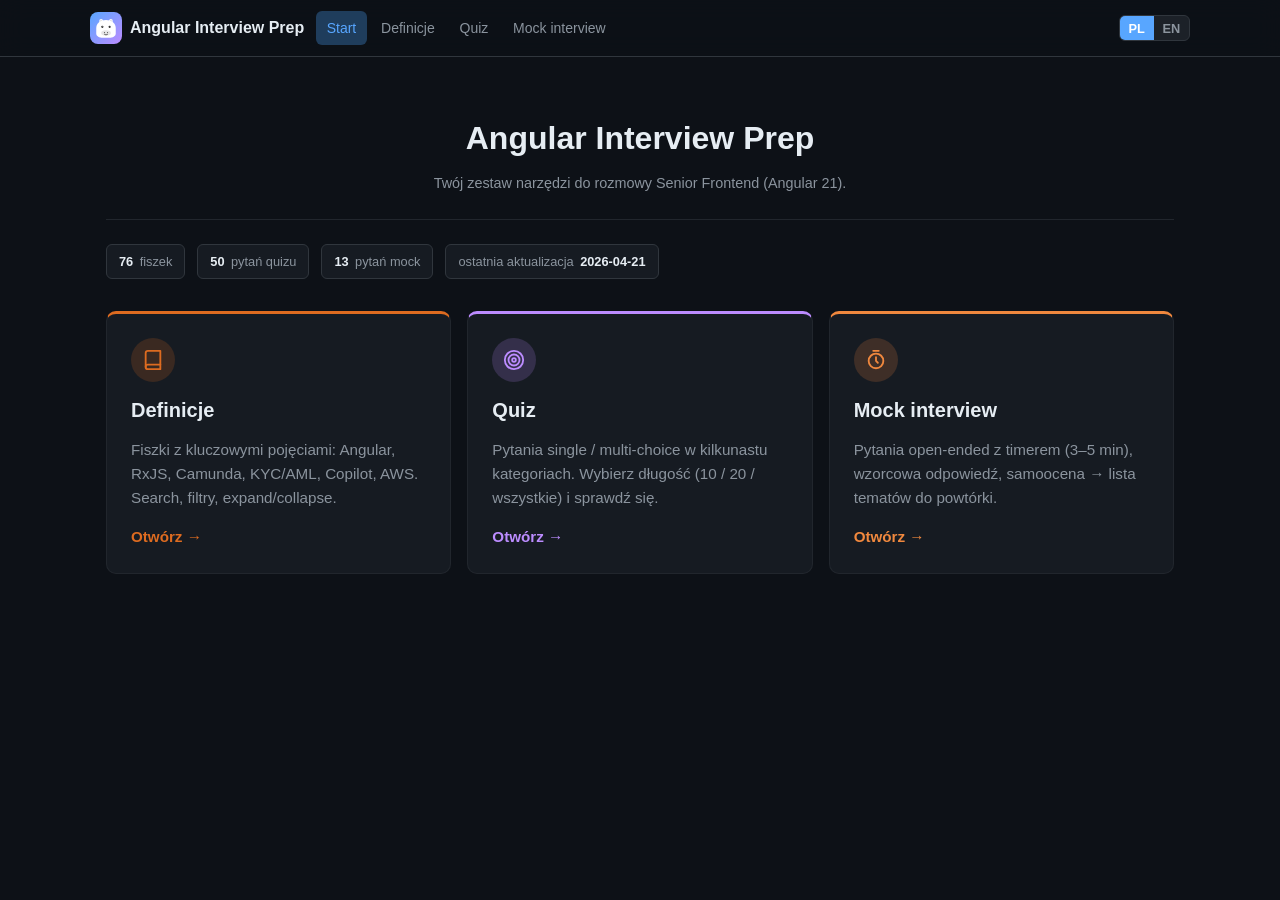
<file: index.html>
<!DOCTYPE html>
<html lang="pl">
<head>
  <meta charset="UTF-8">
  <meta name="viewport" content="width=device-width, initial-scale=1.0">
  <title>Angular Interview Prep</title>
  <meta name="description" content="Zestaw narzędzi przygotowujących do rozmowy kwalifikacyjnej na stanowisko Senior Frontend (Angular 21): definicje, quiz, mock interview.">
  <link rel="stylesheet" href="css/style.css">
</head>
<body>
  <header class="header">
    <div class="header-inner">
      <a href="index.html" class="logo" aria-label="Angular Interview Prep">
        <div class="logo-icon" aria-hidden="true"></div>
        <span>Angular Interview Prep</span>
      </a>
      <nav class="nav" aria-label="Główna nawigacja">
        <a href="index.html" class="nav-link active" data-i18n="nav.home" aria-current="page">Start</a>
        <a href="definitions.html" class="nav-link" data-i18n="nav.definitions">Definicje</a>
        <a href="quiz.html" class="nav-link" data-i18n="nav.quiz">Quiz</a>
        <a href="mock.html" class="nav-link" data-i18n="nav.mock">Mock interview</a>
      </nav>
      <div class="header-actions">
        <div class="lang-toggle" role="group" aria-label="Język / Language">
          <button class="lang-btn active" data-lang="pl" type="button">PL</button>
          <button class="lang-btn" data-lang="en" type="button">EN</button>
        </div>
      </div>
    </div>
  </header>

  <main class="main">
    <section class="hero">
      <h1 data-i18n="home.title">Angular Interview Prep</h1>
      <p class="hero-subtitle" data-i18n="home.subtitle">
        Twój zestaw narzędzi do rozmowy Senior Frontend (Angular 21).
      </p>
    </section>

    <div class="stats-row" aria-label="Statystyki">
      <div class="stat-chip">
        <strong>76</strong>
        <span data-i18n="home.stats.flash">fiszek</span>
      </div>
      <div class="stat-chip">
        <strong>50</strong>
        <span data-i18n="home.stats.quiz">pytań quizu</span>
      </div>
      <div class="stat-chip">
        <strong>13</strong>
        <span data-i18n="home.stats.mock">pytań mock</span>
      </div>
      <div class="stat-chip">
        <span data-i18n="home.updated">ostatnia aktualizacja</span>
        <strong>2026-04-21</strong>
      </div>
    </div>

    <div class="home-cards">
      <a class="home-card" href="definitions.html" style="--card-color: var(--cat-angular);">
        <div class="home-card-icon" aria-hidden="true">
          <svg width="22" height="22" viewBox="0 0 24 24" fill="none"
               stroke="currentColor" stroke-width="2" stroke-linecap="round" stroke-linejoin="round">
            <path d="M4 19.5A2.5 2.5 0 0 1 6.5 17H20"></path>
            <path d="M6.5 2H20v20H6.5A2.5 2.5 0 0 1 4 19.5v-15A2.5 2.5 0 0 1 6.5 2z"></path>
          </svg>
        </div>
        <h2 data-i18n="home.card.defs.title">Definicje</h2>
        <p data-i18n="home.card.defs.desc">
          Fiszki z kluczowymi pojęciami: Angular, RxJS, Camunda, KYC/AML, Copilot, AWS. Search, filtry, expand/collapse.
        </p>
        <span class="home-card-cta">
          <span data-i18n="home.card.cta">Otwórz</span> →
        </span>
      </a>

      <a class="home-card" href="quiz.html" style="--card-color: var(--cat-rxjs);">
        <div class="home-card-icon" aria-hidden="true">
          <svg width="22" height="22" viewBox="0 0 24 24" fill="none"
               stroke="currentColor" stroke-width="2" stroke-linecap="round" stroke-linejoin="round">
            <circle cx="12" cy="12" r="10"></circle>
            <circle cx="12" cy="12" r="6"></circle>
            <circle cx="12" cy="12" r="2"></circle>
          </svg>
        </div>
        <h2 data-i18n="home.card.quiz.title">Quiz</h2>
        <p data-i18n="home.card.quiz.desc">
          Pytania single / multi-choice w kilkunastu kategoriach. Wybierz długość (10 / 20 / wszystkie) i sprawdź się.
        </p>
        <span class="home-card-cta">
          <span data-i18n="home.card.cta">Otwórz</span> →
        </span>
      </a>

      <a class="home-card" href="mock.html" style="--card-color: var(--cat-domain);">
        <div class="home-card-icon" aria-hidden="true">
          <svg width="22" height="22" viewBox="0 0 24 24" fill="none"
               stroke="currentColor" stroke-width="2" stroke-linecap="round" stroke-linejoin="round">
            <circle cx="12" cy="13" r="8"></circle>
            <path d="M12 9v4l2 2"></path>
            <path d="M9 2h6"></path>
          </svg>
        </div>
        <h2 data-i18n="home.card.mock.title">Mock interview</h2>
        <p data-i18n="home.card.mock.desc">
          Pytania open-ended z timerem (3–5 min), wzorcowa odpowiedź, samoocena → lista tematów do powtórki.
        </p>
        <span class="home-card-cta">
          <span data-i18n="home.card.cta">Otwórz</span> →
        </span>
      </a>
    </div>
  </main>

  <script src="js/i18n.js"></script>
  <script>
    (function () {
      'use strict';
      if (!window.I18N) return;
      I18N.init();
      I18N.apply();
      I18N.bindToggle();
      I18N.onChange(() => I18N.apply());
    })();
  </script>
</body>
</html>
</file>
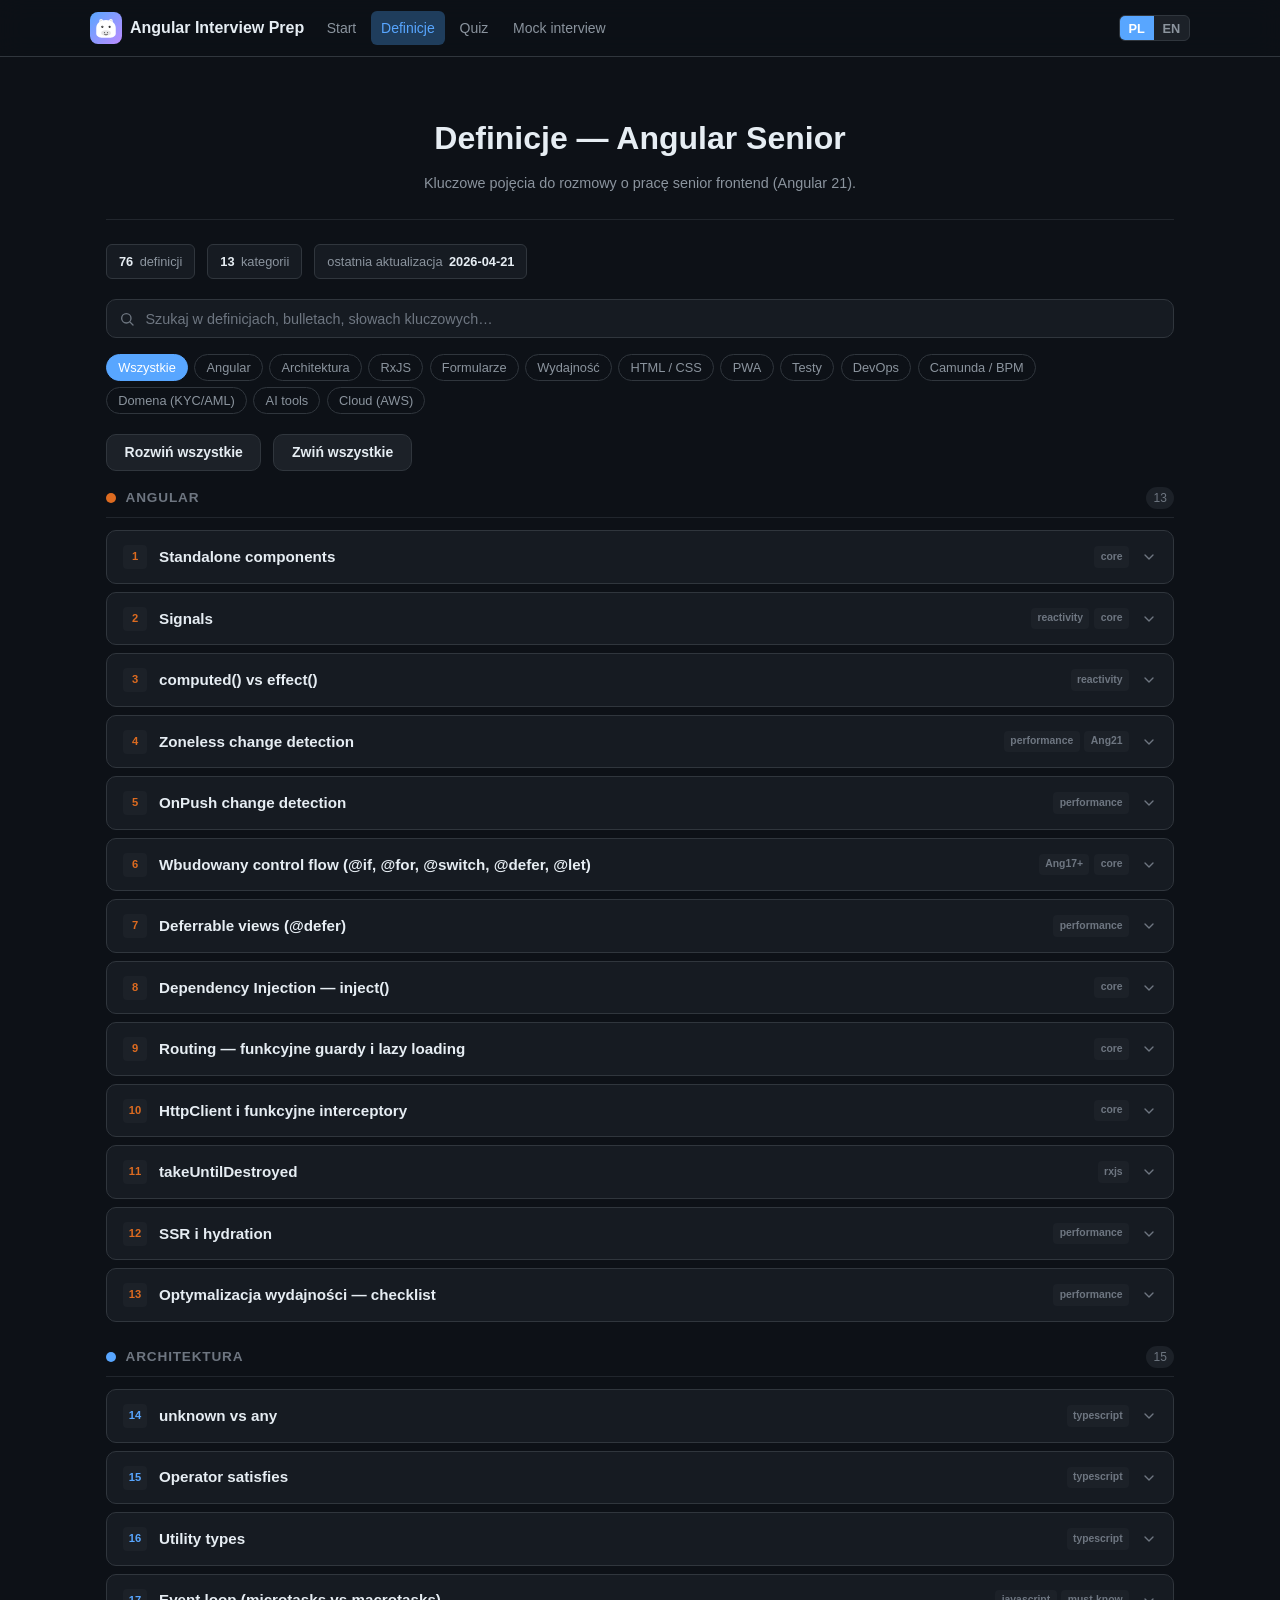
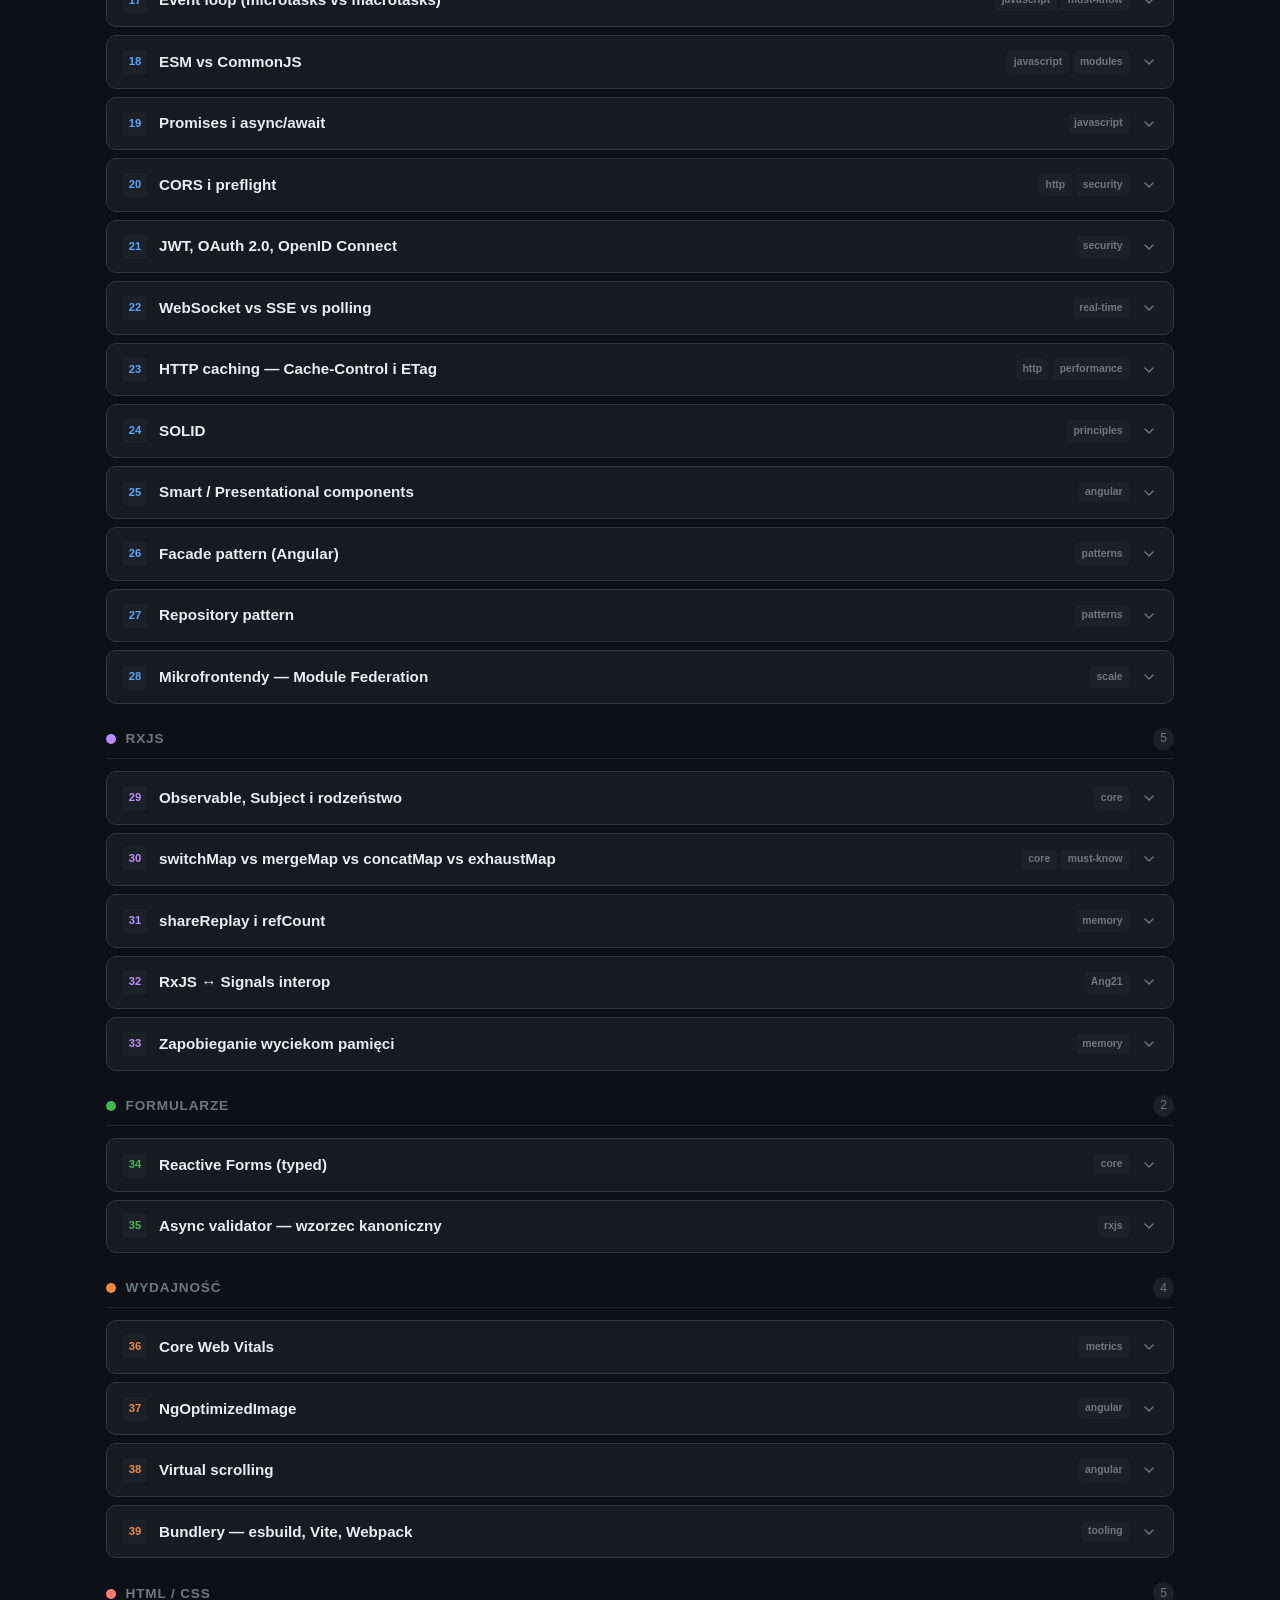
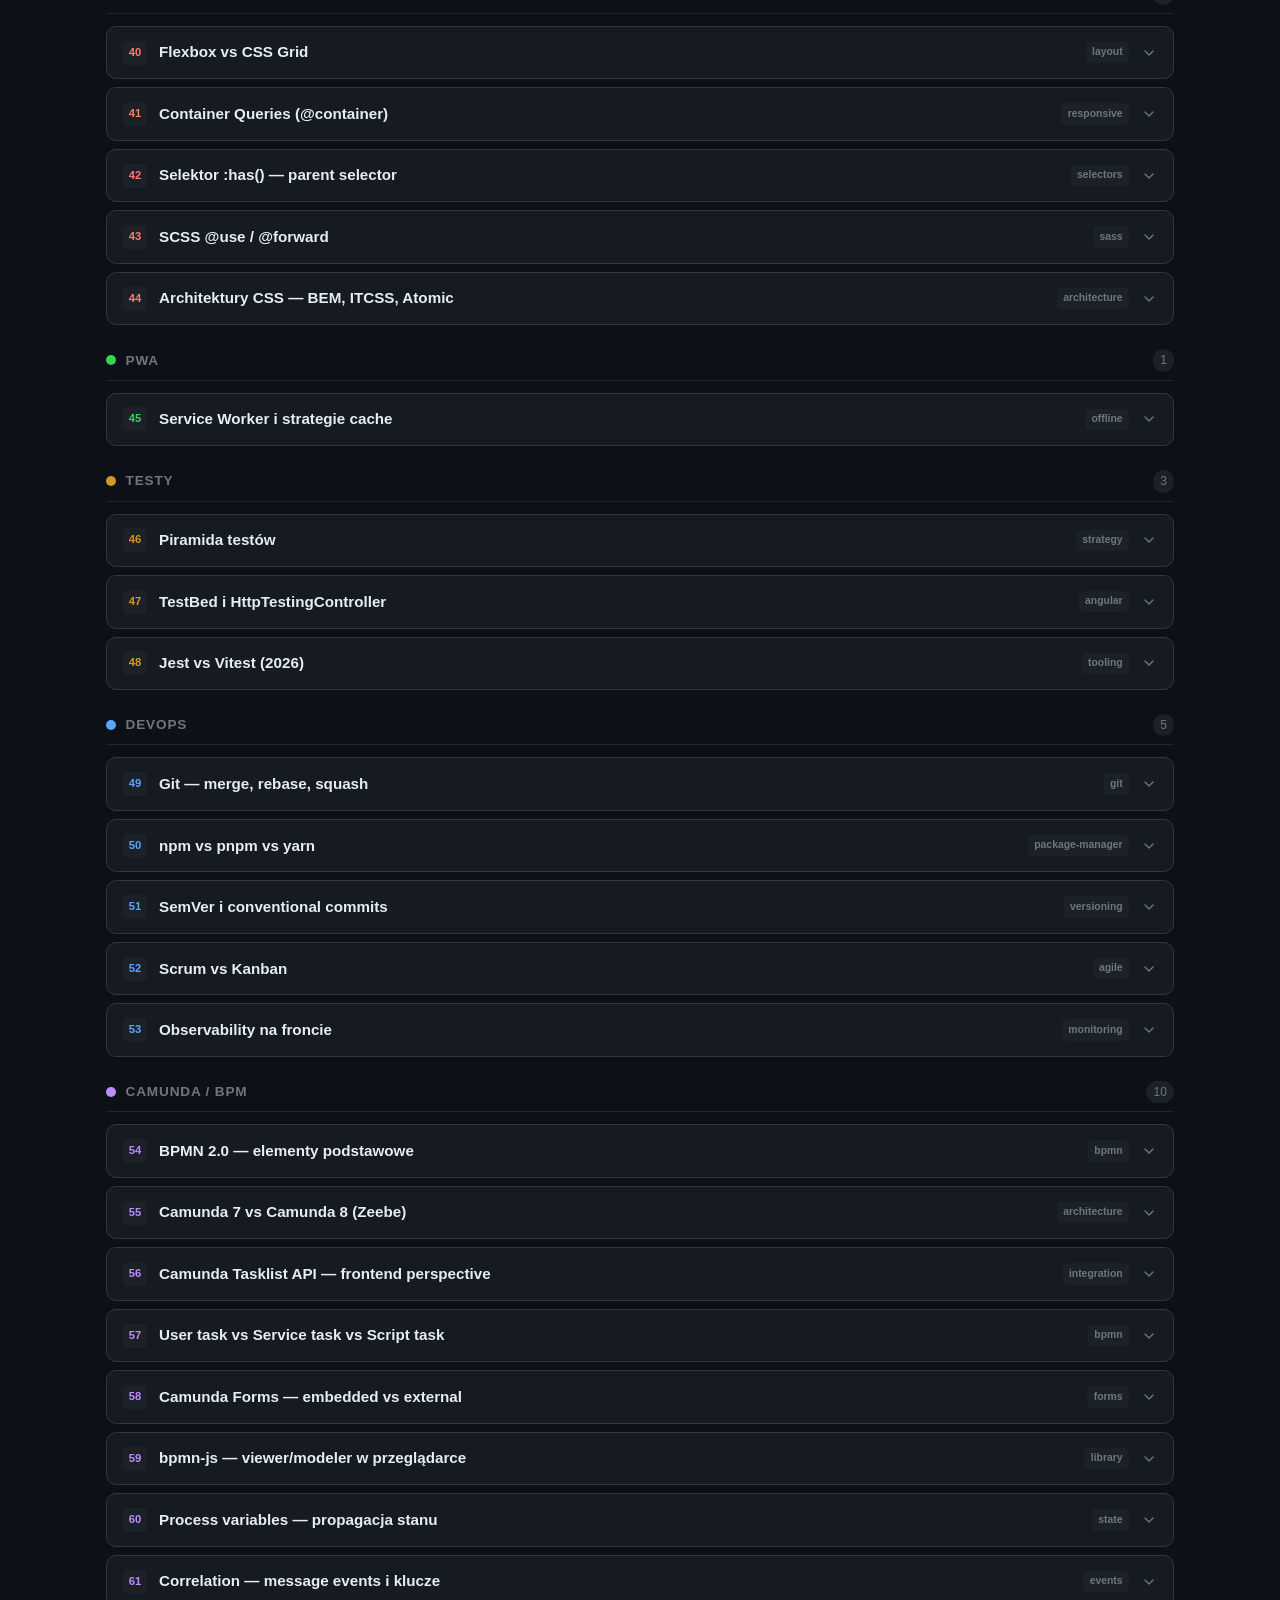
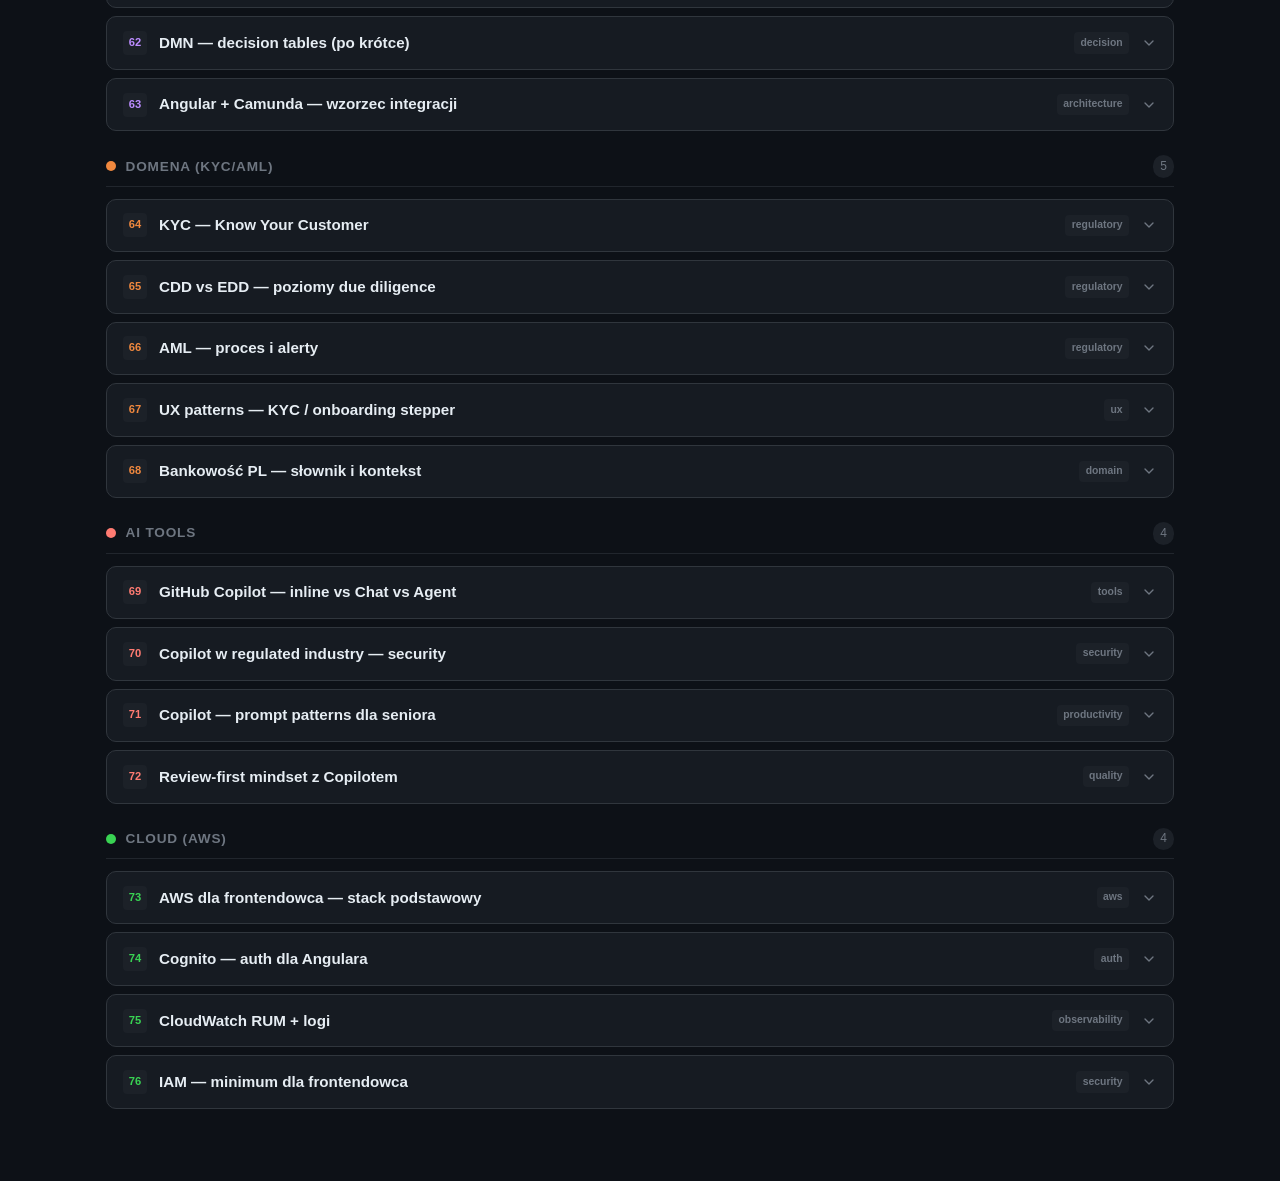
<file: definitions.html>
<!DOCTYPE html>
<html lang="pl">
<head>
  <meta charset="UTF-8">
  <meta name="viewport" content="width=device-width, initial-scale=1.0">
  <title>Definicje — Angular Interview Prep</title>
  <meta name="description" content="Fiszki z definicjami do rozmowy kwalifikacyjnej na stanowisko Senior Frontend (Angular 21).">
  <link rel="stylesheet" href="css/style.css">
</head>
<body>
  <header class="header">
    <div class="header-inner">
      <a href="index.html" class="logo" aria-label="Angular Interview Prep">
        <div class="logo-icon" aria-hidden="true"></div>
        <span>Angular Interview Prep</span>
      </a>
      <nav class="nav" aria-label="Główna nawigacja">
        <a href="index.html" class="nav-link" data-i18n="nav.home">Start</a>
        <a href="definitions.html" class="nav-link active" data-i18n="nav.definitions" aria-current="page">Definicje</a>
        <a href="quiz.html" class="nav-link" data-i18n="nav.quiz">Quiz</a>
        <a href="mock.html" class="nav-link" data-i18n="nav.mock">Mock interview</a>
      </nav>
      <div class="header-actions">
        <div class="lang-toggle" role="group" aria-label="Język / Language">
          <button class="lang-btn active" data-lang="pl" type="button">PL</button>
          <button class="lang-btn" data-lang="en" type="button">EN</button>
        </div>
      </div>
    </div>
  </header>

  <main class="main">
    <section class="hero">
      <h1 data-i18n="defs.title">Definicje — Angular Senior</h1>
      <p class="hero-subtitle" data-i18n="defs.subtitle">
        Kluczowe pojęcia do rozmowy o pracę senior frontend (Angular 21).
      </p>
    </section>

    <div class="stats-row" aria-label="Statystyki">
      <div class="stat-chip">
        <strong id="stat-total">0</strong>
        <span data-i18n="defs.stats.total">definicji</span>
      </div>
      <div class="stat-chip">
        <strong id="stat-cats">0</strong>
        <span data-i18n="defs.stats.cats">kategorii</span>
      </div>
      <div class="stat-chip">
        <span data-i18n="defs.stats.updated">ostatnia aktualizacja</span>
        <strong>2026-04-21</strong>
      </div>
    </div>

    <div class="search-bar">
      <svg class="search-icon" width="16" height="16" viewBox="0 0 24 24" fill="none"
           stroke="currentColor" stroke-width="2" stroke-linecap="round" stroke-linejoin="round" aria-hidden="true">
        <circle cx="11" cy="11" r="7"></circle>
        <line x1="21" y1="21" x2="16.65" y2="16.65"></line>
      </svg>
      <input type="search" id="search-input" autocomplete="off"
             data-i18n-placeholder="defs.search"
             placeholder="Szukaj w definicjach, bulletach, słowach kluczowych…"
             aria-label="Search">
    </div>

    <div class="cat-filters" id="cat-filters" role="group" aria-label="Filtr kategorii"></div>

    <div class="results-actions" style="justify-content: flex-start; margin-bottom: 1rem;">
      <button class="btn btn-secondary" id="expand-all-btn" type="button" data-i18n="defs.expandAll">Rozwiń wszystkie</button>
      <button class="btn btn-secondary" id="collapse-all-btn" type="button" data-i18n="defs.collapseAll">Zwiń wszystkie</button>
    </div>

    <div id="sections-container"></div>

    <div class="empty-state hidden" id="empty-state">
      <svg width="48" height="48" viewBox="0 0 24 24" fill="none"
           stroke="currentColor" stroke-width="1.5" stroke-linecap="round" stroke-linejoin="round" aria-hidden="true">
        <circle cx="11" cy="11" r="7"></circle>
        <line x1="21" y1="21" x2="16.65" y2="16.65"></line>
      </svg>
      <p data-i18n="defs.empty">Brak wyników. Spróbuj innego zapytania lub kategorii.</p>
    </div>
  </main>

  <script src="js/i18n.js"></script>
  <script src="js/definitions-data.js"></script>
  <script src="js/definitions.js"></script>
</body>
</html>
</file>
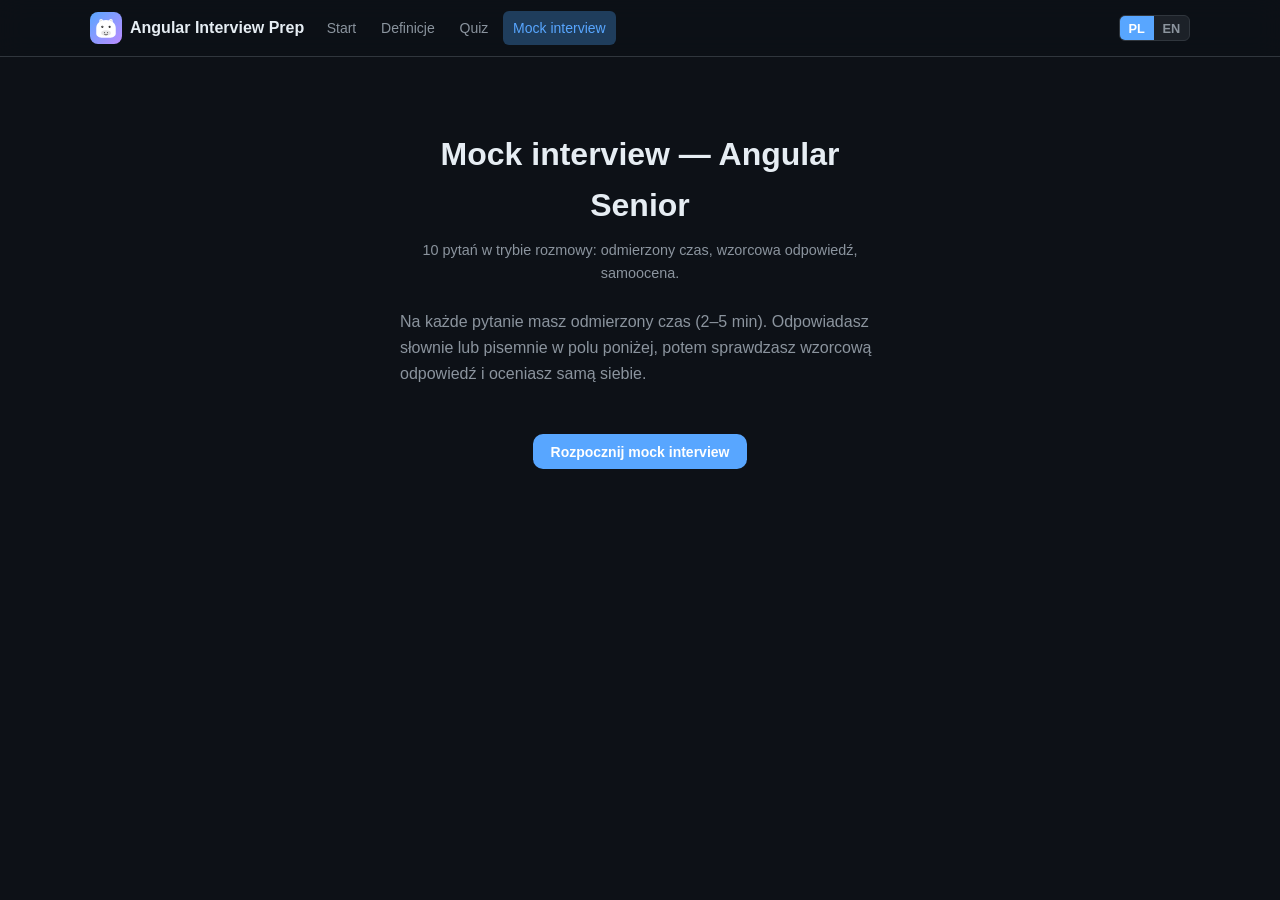
<file: mock.html>
<!DOCTYPE html>
<html lang="pl">
<head>
  <meta charset="UTF-8">
  <meta name="viewport" content="width=device-width, initial-scale=1.0">
  <title>Mock interview — Angular Interview Prep</title>
  <meta name="description" content="Symulacja rozmowy kwalifikacyjnej Senior Frontend (Angular 21) — 10 pytań na czas, wzorcowe odpowiedzi, samoocena.">
  <link rel="stylesheet" href="css/style.css">
</head>
<body>
  <header class="header">
    <div class="header-inner">
      <a href="index.html" class="logo" aria-label="Angular Interview Prep">
        <div class="logo-icon" aria-hidden="true"></div>
        <span>Angular Interview Prep</span>
      </a>
      <nav class="nav" aria-label="Główna nawigacja">
        <a href="index.html" class="nav-link" data-i18n="nav.home">Start</a>
        <a href="definitions.html" class="nav-link" data-i18n="nav.definitions">Definicje</a>
        <a href="quiz.html" class="nav-link" data-i18n="nav.quiz">Quiz</a>
        <a href="mock.html" class="nav-link active" data-i18n="nav.mock" aria-current="page">Mock interview</a>
      </nav>
      <div class="header-actions">
        <div class="lang-toggle" role="group" aria-label="Język / Language">
          <button class="lang-btn active" data-lang="pl" type="button">PL</button>
          <button class="lang-btn" data-lang="en" type="button">EN</button>
        </div>
      </div>
    </div>
  </header>

  <main class="main">
    <!-- ── START ────────────────────────────────────────── -->
    <section id="start-screen" class="quiz-start" aria-labelledby="start-title">
      <h1 id="start-title" data-i18n="mock.title">Mock interview — Angular Senior</h1>
      <p class="hero-subtitle" data-i18n="mock.subtitle">
        10 pytań w trybie rozmowy: odmierzony czas, wzorcowa odpowiedź, samoocena.
      </p>
      <p style="margin-top: 1rem; text-align: left; max-width: 560px; margin-left: auto; margin-right: auto;"
         data-i18n="mock.intro">
        Na każde pytanie masz odmierzony czas (2–5 min). Odpowiadasz słownie lub pisemnie w polu poniżej, potem sprawdzasz wzorcową odpowiedź i oceniasz samą siebie.
      </p>
      <button class="btn btn-primary" id="start-btn" type="button" data-i18n="mock.start"
              style="margin-top: 1.5rem;">
        Rozpocznij mock interview
      </button>
    </section>

    <!-- ── PYTANIE ──────────────────────────────────────── -->
    <section id="question-screen" class="hidden" aria-live="polite">
      <div class="quiz-status">
        <span><span id="current-q">1</span> / <span id="total-q">10</span></span>
        <span>
          <span data-i18n="mock.time">Pozostały czas</span>:
          <span id="timer-display" class="mock-timer">0:00</span>
        </span>
      </div>
      <div class="quiz-progress-bar" aria-hidden="true">
        <div class="quiz-progress-fill" id="timer-fill" style="width: 100%"></div>
      </div>

      <div id="question-container"></div>
    </section>

    <!-- ── WYNIK ────────────────────────────────────────── -->
    <section id="result-screen" class="hidden" aria-labelledby="result-title">
      <div class="results-card">
        <h2 id="result-title" data-i18n="mock.result.title">Wynik mock interview</h2>
        <div id="result-body"></div>
        <div class="results-actions" style="margin-top: 1.5rem;">
          <button class="btn btn-primary" id="restart-btn" type="button" data-i18n="mock.restart">Jeszcze raz</button>
        </div>
      </div>
    </section>
  </main>

  <script src="js/i18n.js"></script>
  <script src="js/mock-data.js"></script>
  <script src="js/mock.js"></script>
</body>
</html>
</file>
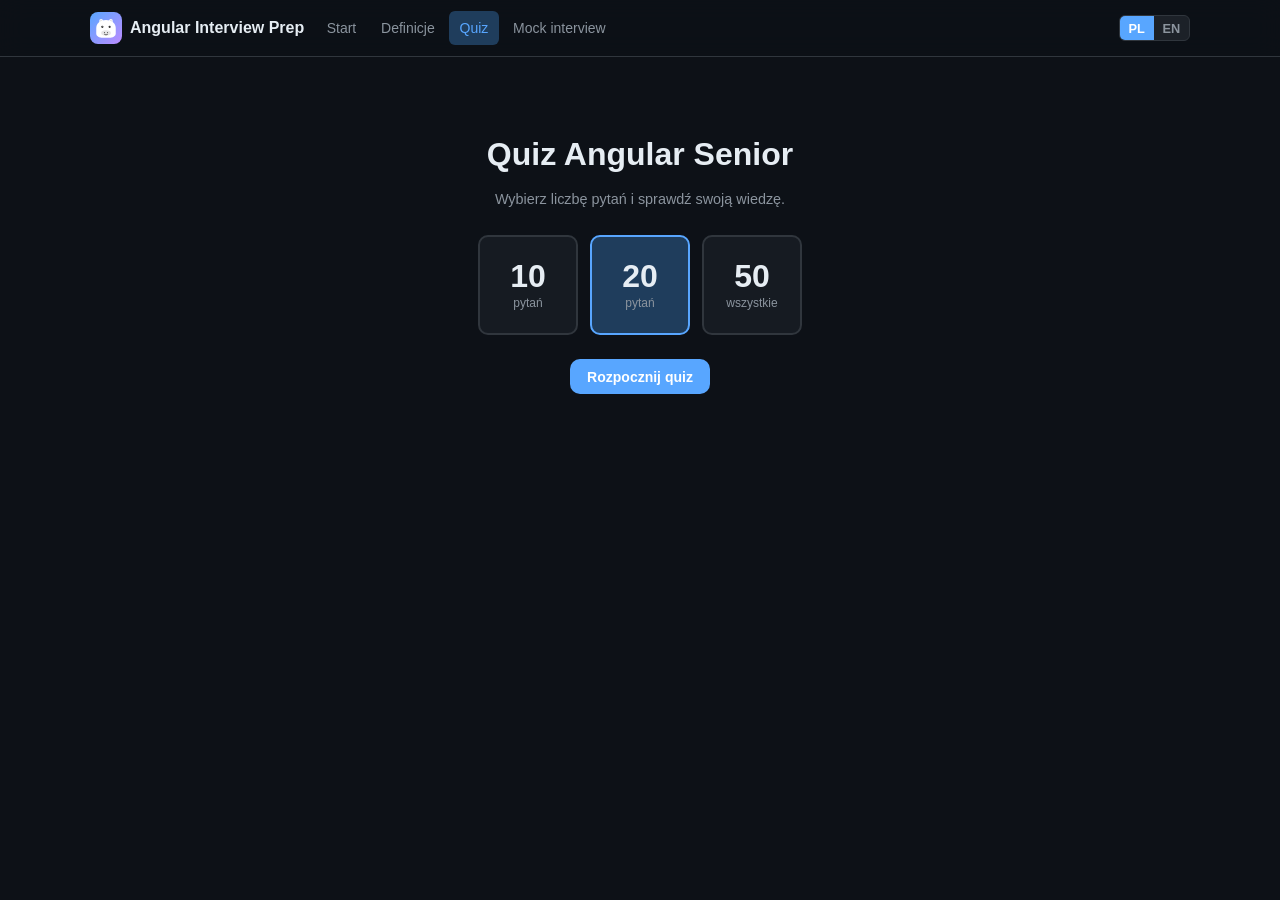
<file: quiz.html>
<!DOCTYPE html>
<html lang="pl">
<head>
  <meta charset="UTF-8">
  <meta name="viewport" content="width=device-width, initial-scale=1.0">
  <title>Quiz — Angular Interview Prep</title>
  <meta name="description" content="Quiz przygotowujący do rozmowy kwalifikacyjnej na stanowisko Senior Frontend (Angular 21).">
  <link rel="stylesheet" href="css/style.css">
</head>
<body>
  <header class="header">
    <div class="header-inner">
      <a href="index.html" class="logo" aria-label="Angular Interview Prep">
        <div class="logo-icon" aria-hidden="true"></div>
        <span>Angular Interview Prep</span>
      </a>
      <nav class="nav" aria-label="Główna nawigacja">
        <a href="index.html" class="nav-link" data-i18n="nav.home">Start</a>
        <a href="definitions.html" class="nav-link" data-i18n="nav.definitions">Definicje</a>
        <a href="quiz.html" class="nav-link active" data-i18n="nav.quiz" aria-current="page">Quiz</a>
        <a href="mock.html" class="nav-link" data-i18n="nav.mock">Mock interview</a>
      </nav>
      <div class="header-actions">
        <div class="lang-toggle" role="group" aria-label="Język / Language">
          <button class="lang-btn active" data-lang="pl" type="button">PL</button>
          <button class="lang-btn" data-lang="en" type="button">EN</button>
        </div>
      </div>
    </div>
  </header>

  <main class="main">
    <!-- ── EKRAN STARTOWY ─────────────────────────────────── -->
    <section id="start-screen" class="quiz-start" aria-labelledby="start-title">
      <h1 id="start-title" data-i18n="quiz.title">Quiz Angular Senior</h1>
      <p class="hero-subtitle" data-i18n="quiz.subtitle">Wybierz liczbę pytań i sprawdź swoją wiedzę.</p>

      <div class="count-options" role="group" aria-label="Liczba pytań">
        <button class="count-btn" data-count="10" type="button">
          <span class="count-num">10</span>
          <span class="count-label" data-i18n="quiz.questions">pytań</span>
        </button>
        <button class="count-btn selected" data-count="20" type="button">
          <span class="count-num">20</span>
          <span class="count-label" data-i18n="quiz.questions">pytań</span>
        </button>
        <button class="count-btn" data-count="all" type="button">
          <span class="count-num" data-total-count>40</span>
          <span class="count-label" data-i18n="quiz.all">wszystkie</span>
        </button>
      </div>

      <button class="btn btn-primary" id="start-quiz-btn" type="button" data-i18n="quiz.start">
        Rozpocznij quiz
      </button>
    </section>

    <!-- ── EKRAN QUIZU ────────────────────────────────────── -->
    <section id="quiz-screen" class="hidden" aria-live="polite">
      <div class="quiz-status">
        <span><span id="current-q">1</span> / <span id="total-q">20</span></span>
        <span><span data-i18n="quiz.score">Wynik</span>: <span id="live-score">0</span></span>
      </div>
      <div class="quiz-progress-bar" aria-hidden="true">
        <div class="quiz-progress-fill" id="progress-fill" style="width: 0%"></div>
      </div>

      <div id="question-container"></div>
    </section>

    <!-- ── EKRAN WYNIKÓW ──────────────────────────────────── -->
    <section id="results-screen" class="hidden" aria-labelledby="result-title">
      <div class="results-card">
        <div class="score-circle" id="score-circle" aria-live="polite">
          <span class="score-pct" id="score-pct">0%</span>
          <span class="score-label" data-i18n="quiz.scoreLabel">Wynik</span>
        </div>

        <h2 id="result-title">0 / 0</h2>
        <p id="result-message">&nbsp;</p>

        <div class="results-details">
          <div class="result-stat">
            <span class="result-stat-num" id="correct-count" style="color: var(--success);">0</span>
            <span class="result-stat-label" data-i18n="quiz.correct">poprawnych</span>
          </div>
          <div class="result-stat">
            <span class="result-stat-num" id="wrong-count" style="color: var(--error);">0</span>
            <span class="result-stat-label" data-i18n="quiz.wrong">błędnych</span>
          </div>
          <div class="result-stat">
            <span class="result-stat-num" id="total-count">0</span>
            <span class="result-stat-label" data-i18n="quiz.total">wszystkich</span>
          </div>
        </div>

        <div class="results-actions">
          <button class="btn btn-primary" id="restart-btn" type="button" data-i18n="quiz.restart">Jeszcze raz</button>
          <button class="btn btn-secondary" id="review-btn" type="button" data-i18n="quiz.review">Przejrzyj błędy</button>
        </div>

        <div id="wrong-topics-list" class="wrong-topics"></div>
      </div>
    </section>
  </main>

  <script src="js/i18n.js"></script>
  <script src="js/quiz-data.js"></script>
  <script src="js/quiz.js"></script>
</body>
</html>
</file>
<file: css/style.css>
/* =========================================================
   Angular Interview Prep - Dark Mode Design System
   ========================================================= */

:root {
  --bg-base:       #0d1117;
  --bg-surface:    #161b22;
  --bg-elevated:   #1c2128;
  --bg-hover:      #21262d;
  --border:        #30363d;
  --border-light:  #21262d;
  --text-primary:  #e6edf3;
  --text-secondary:#8b949e;
  --text-muted:    #6e7681;
  --accent:        #58a6ff;
  --accent-dim:    #1f3d5c;
  --success:       #3fb950;
  --success-dim:   #1a3326;
  --error:         #f85149;
  --error-dim:     #3d1a1a;
  --warning:       #d29922;
  --warning-dim:   #3d2e00;
  --purple:        #bc8cff;
  --purple-dim:    #2d1f4a;
  --teal:          #39d353;
  --orange:        #f0883e;
  --orange-dim:    #3d2200;
  --pink:          #ff7b72;

  /* Category colours */
  --cat-architecture: #58a6ff;
  --cat-angular:      #dd6b20;
  --cat-rxjs:         #bc8cff;
  --cat-forms:        #3fb950;
  --cat-performance:  #f0883e;
  --cat-css:          #ff7b72;
  --cat-pwa:          #39d353;
  --cat-testing:      #d29922;
  --cat-devops:       #58a6ff;
  --cat-camunda:      #bc8cff;
  --cat-domain:       #f0883e;
  --cat-ai-tools:     #ff7b72;
  --cat-cloud:        #39d353;
  --cat-typescript:   #58a6ff;
  --cat-behavioral:   #8b949e;
  --cat-system-design:#d29922;

  --radius-sm: 6px;
  --radius:    10px;
  --radius-lg: 14px;
  --shadow:    0 4px 24px rgba(0,0,0,.4);
  --transition: .18s ease;
}

*, *::before, *::after { box-sizing: border-box; margin: 0; padding: 0; }

html { scroll-behavior: smooth; font-size: 16px; }

body {
  font-family: -apple-system, BlinkMacSystemFont, 'Segoe UI', Roboto, Helvetica, Arial, sans-serif;
  background: var(--bg-base);
  color: var(--text-primary);
  line-height: 1.6;
  min-height: 100vh;
}

/* ── Scrollbar ─────────────────────────────────────────── */
::-webkit-scrollbar { width: 6px; }
::-webkit-scrollbar-track { background: var(--bg-base); }
::-webkit-scrollbar-thumb { background: var(--border); border-radius: 3px; }

/* ── Typography ────────────────────────────────────────── */
h1 { font-size: clamp(1.4rem, 4vw, 2rem); font-weight: 700; }
h2 { font-size: clamp(1.1rem, 3vw, 1.4rem); font-weight: 600; }
h3 { font-size: 1rem; font-weight: 600; }
p  { color: var(--text-secondary); }

code, pre {
  font-family: 'Courier New', 'Fira Code', monospace;
  font-size: .85em;
  background: var(--bg-elevated);
  border-radius: var(--radius-sm);
  padding: .15em .4em;
  color: var(--orange);
}

/* ── Header ────────────────────────────────────────────── */
.header {
  position: sticky;
  top: 0;
  z-index: 100;
  background: rgba(13,17,23,.92);
  backdrop-filter: blur(12px);
  border-bottom: 1px solid var(--border);
  padding: 0 1rem;
}

.header-inner {
  max-width: 1100px;
  margin: 0 auto;
  display: flex;
  align-items: center;
  gap: .75rem;
  height: 56px;
  flex-wrap: nowrap;
}

.logo {
  display: flex;
  align-items: center;
  gap: .5rem;
  text-decoration: none;
  color: var(--text-primary);
  font-weight: 700;
  font-size: 1rem;
  white-space: nowrap;
  flex-shrink: 0;
}

.logo-icon {
  width: 32px; height: 32px;
  background: linear-gradient(135deg, var(--accent), var(--purple));
  border-radius: 8px;
  position: relative;
  overflow: hidden;
  font-size: 0;
  color: transparent;
}

.logo-icon::before {
  content: "";
  position: absolute;
  inset: 3px;
  background: url('./logo-capybara.svg') center / contain no-repeat;
}

.nav {
  display: flex;
  gap: .25rem;
  flex: 1;
}

.nav-link {
  text-decoration: none;
  color: var(--text-secondary);
  padding: .35rem .65rem;
  border-radius: var(--radius-sm);
  font-size: .875rem;
  font-weight: 500;
  transition: color var(--transition), background var(--transition);
  white-space: nowrap;
}

.nav-link:hover { color: var(--text-primary); background: var(--bg-hover); }
.nav-link.active { color: var(--accent); background: var(--accent-dim); }

.header-actions {
  display: flex;
  align-items: center;
  gap: .5rem;
  flex-shrink: 0;
}

/* ── Language Toggle ────────────────────────────────────── */
.lang-toggle {
  display: flex;
  background: var(--bg-elevated);
  border: 1px solid var(--border);
  border-radius: var(--radius-sm);
  overflow: hidden;
}

.lang-btn {
  padding: .3rem .55rem;
  border: none;
  background: none;
  color: var(--text-secondary);
  font-size: .8rem;
  font-weight: 600;
  cursor: pointer;
  transition: background var(--transition), color var(--transition);
}

.lang-btn.active {
  background: var(--accent);
  color: #fff;
}

/* ── Main Layout ────────────────────────────────────────── */
.main {
  max-width: 1100px;
  margin: 0 auto;
  padding: 1.5rem 1rem 3rem;
}

/* ── Hero ───────────────────────────────────────────────── */
.hero {
  text-align: center;
  padding: 2rem 1rem 1.5rem;
  border-bottom: 1px solid var(--border-light);
  margin-bottom: 1.5rem;
}

.hero-subtitle {
  margin: .5rem auto 0;
  max-width: 560px;
  font-size: .9rem;
  color: var(--text-secondary);
}

.badge-row {
  display: flex;
  flex-wrap: wrap;
  gap: .4rem;
  justify-content: center;
  margin-top: 1rem;
}

.badge {
  display: inline-flex;
  align-items: center;
  gap: .3rem;
  padding: .2rem .6rem;
  border-radius: 999px;
  font-size: .75rem;
  font-weight: 600;
  border: 1px solid;
}

/* ── Search ─────────────────────────────────────────────── */
.search-bar {
  position: relative;
  margin-bottom: 1rem;
}

.search-bar input {
  width: 100%;
  background: var(--bg-surface);
  border: 1px solid var(--border);
  border-radius: var(--radius);
  padding: .65rem 1rem .65rem 2.4rem;
  color: var(--text-primary);
  font-size: .9rem;
  outline: none;
  transition: border-color var(--transition);
}

.search-bar input:focus { border-color: var(--accent); }
.search-bar input::placeholder { color: var(--text-muted); }

.search-icon {
  position: absolute;
  left: .8rem;
  top: 50%;
  transform: translateY(-50%);
  color: var(--text-muted);
  pointer-events: none;
}

/* ── Category Filters ───────────────────────────────────── */
.cat-filters {
  display: flex;
  gap: .4rem;
  flex-wrap: wrap;
  margin-bottom: 1.25rem;
}

.cat-btn {
  padding: .3rem .7rem;
  border: 1px solid var(--border);
  border-radius: 999px;
  background: none;
  color: var(--text-secondary);
  font-size: .8rem;
  font-weight: 500;
  cursor: pointer;
  transition: all var(--transition);
  white-space: nowrap;
}

.cat-btn:hover { border-color: var(--accent); color: var(--accent); }
.cat-btn.active { background: var(--accent); border-color: var(--accent); color: #fff; }

/* ── Category Section ───────────────────────────────────── */
.category-section {
  margin-bottom: 1.5rem;
}

.category-header {
  display: flex;
  align-items: center;
  gap: .6rem;
  margin-bottom: .75rem;
  padding-bottom: .5rem;
  border-bottom: 1px solid var(--border-light);
}

.category-dot {
  width: 10px; height: 10px;
  border-radius: 50%;
  flex-shrink: 0;
}

.category-title {
  font-size: .85rem;
  font-weight: 700;
  text-transform: uppercase;
  letter-spacing: .06em;
  color: var(--text-muted);
}

.category-count {
  margin-left: auto;
  font-size: .75rem;
  color: var(--text-muted);
  background: var(--bg-elevated);
  padding: .1rem .45rem;
  border-radius: 999px;
}

/* ── Topic Card ─────────────────────────────────────────── */
.topic-card {
  background: var(--bg-surface);
  border: 1px solid var(--border);
  border-radius: var(--radius);
  margin-bottom: .5rem;
  overflow: hidden;
  transition: border-color var(--transition);
}

.topic-card:hover { border-color: var(--border); }
.topic-card.open { border-color: var(--accent); }

.topic-header {
  display: flex;
  align-items: center;
  gap: .75rem;
  padding: .85rem 1rem;
  cursor: pointer;
  user-select: none;
  transition: background var(--transition);
}

.topic-header:hover { background: var(--bg-hover); }

.topic-number {
  font-size: .7rem;
  font-weight: 700;
  color: var(--text-muted);
  background: var(--bg-elevated);
  width: 24px; height: 24px;
  border-radius: 4px;
  display: flex; align-items: center; justify-content: center;
  flex-shrink: 0;
}

.topic-name { font-weight: 600; font-size: .95rem; flex: 1; }

.topic-tags {
  display: flex;
  gap: .3rem;
}

.topic-tag {
  font-size: .65rem;
  font-weight: 600;
  padding: .15rem .4rem;
  border-radius: 4px;
  background: var(--bg-elevated);
  color: var(--text-muted);
}

.topic-chevron {
  color: var(--text-muted);
  transition: transform var(--transition);
  flex-shrink: 0;
}

.topic-card.open .topic-chevron { transform: rotate(180deg); }

.topic-body {
  display: none;
  padding: 0 1rem 1rem;
  border-top: 1px solid var(--border-light);
}

.topic-card.open .topic-body { display: block; }

.topic-definition {
  margin-top: .75rem;
  font-size: .9rem;
  color: var(--text-primary);
  line-height: 1.65;
}

.topic-section-label {
  font-size: .7rem;
  font-weight: 700;
  text-transform: uppercase;
  letter-spacing: .07em;
  color: var(--text-muted);
  margin: 1rem 0 .4rem;
}

.topic-bullets {
  list-style: none;
  display: flex;
  flex-direction: column;
  gap: .35rem;
}

.topic-bullets li {
  font-size: .875rem;
  color: var(--text-secondary);
  padding-left: 1.1rem;
  position: relative;
}

.topic-bullets li::before {
  content: '▸';
  position: absolute;
  left: 0;
  color: var(--accent);
}

.topic-example {
  background: var(--bg-elevated);
  border: 1px solid var(--border-light);
  border-left: 3px solid var(--accent);
  border-radius: var(--radius-sm);
  padding: .65rem .85rem;
  font-size: .825rem;
  color: var(--text-secondary);
  margin-top: .5rem;
  line-height: 1.6;
}

.topic-keywords {
  display: flex;
  flex-wrap: wrap;
  gap: .3rem;
  margin-top: .75rem;
}

.keyword {
  font-size: .72rem;
  font-weight: 500;
  padding: .15rem .5rem;
  border-radius: 999px;
  border: 1px solid var(--border);
  color: var(--accent);
  background: var(--accent-dim);
}

/* ── Quiz Page ──────────────────────────────────────────── */
.quiz-start {
  text-align: center;
  max-width: 480px;
  margin: 3rem auto;
}

.quiz-start h2 { margin-bottom: .5rem; }
.quiz-start p { margin-bottom: 1.5rem; }

.count-options {
  display: flex;
  gap: .75rem;
  justify-content: center;
  flex-wrap: wrap;
  margin-bottom: 1.5rem;
}

.count-btn {
  width: 100px; height: 100px;
  border-radius: var(--radius);
  border: 2px solid var(--border);
  background: var(--bg-surface);
  cursor: pointer;
  display: flex; flex-direction: column;
  align-items: center; justify-content: center;
  gap: .25rem;
  transition: all var(--transition);
  color: var(--text-primary);
}

.count-btn:hover { border-color: var(--accent); background: var(--accent-dim); }
.count-btn.selected { border-color: var(--accent); background: var(--accent-dim); }
.count-btn .count-num { font-size: 2rem; font-weight: 800; line-height: 1; }
.count-btn .count-label { font-size: .75rem; color: var(--text-secondary); }

/* ── Quiz Progress ──────────────────────────────────────── */
.quiz-progress-bar {
  background: var(--bg-elevated);
  height: 4px;
  border-radius: 2px;
  margin-bottom: 1.25rem;
  overflow: hidden;
}

.quiz-progress-fill {
  height: 100%;
  background: linear-gradient(90deg, var(--accent), var(--purple));
  border-radius: 2px;
  transition: width .3s ease;
}

.quiz-status {
  display: flex;
  justify-content: space-between;
  font-size: .8rem;
  color: var(--text-secondary);
  margin-bottom: 1rem;
}

/* ── Question Card ──────────────────────────────────────── */
.question-card {
  background: var(--bg-surface);
  border: 1px solid var(--border);
  border-radius: var(--radius-lg);
  padding: 1.25rem;
  margin-bottom: 1rem;
}

.question-type-badge {
  display: inline-block;
  font-size: .7rem;
  font-weight: 700;
  text-transform: uppercase;
  letter-spacing: .06em;
  padding: .2rem .55rem;
  border-radius: 999px;
  background: var(--bg-elevated);
  color: var(--text-muted);
  margin-bottom: .75rem;
}

.question-text {
  font-size: 1rem;
  font-weight: 600;
  color: var(--text-primary);
  line-height: 1.5;
  margin-bottom: 1rem;
}

.answers-grid {
  display: flex;
  flex-direction: column;
  gap: .5rem;
}

.answer-btn {
  display: flex;
  align-items: flex-start;
  gap: .75rem;
  padding: .75rem .9rem;
  border-radius: var(--radius);
  border: 1.5px solid var(--border);
  background: var(--bg-elevated);
  cursor: pointer;
  text-align: left;
  transition: all var(--transition);
  color: var(--text-primary);
  font-size: .875rem;
  line-height: 1.45;
}

.answer-btn:hover:not(:disabled) {
  border-color: var(--accent);
  background: var(--accent-dim);
}

.answer-btn:disabled { cursor: default; }

.answer-marker {
  width: 22px; height: 22px;
  border: 2px solid var(--border);
  border-radius: 50%;
  display: flex; align-items: center; justify-content: center;
  flex-shrink: 0;
  font-size: .75rem;
  font-weight: 700;
  margin-top: .05rem;
  transition: all var(--transition);
}

.answer-btn.multi .answer-marker {
  border-radius: 4px;
}

.answer-btn.selected .answer-marker {
  background: var(--accent);
  border-color: var(--accent);
  color: #fff;
}

.answer-btn.correct {
  border-color: var(--success) !important;
  background: var(--success-dim) !important;
}

.answer-btn.correct .answer-marker {
  background: var(--success);
  border-color: var(--success);
  color: #fff;
}

.answer-btn.wrong {
  border-color: var(--error) !important;
  background: var(--error-dim) !important;
}

.answer-btn.wrong .answer-marker {
  background: var(--error);
  border-color: var(--error);
  color: #fff;
}

.answer-btn.missed {
  border-color: var(--warning) !important;
  background: var(--warning-dim) !important;
}

.answer-text { flex: 1; }

.check-btn {
  width: 100%;
  margin-top: .75rem;
  padding: .65rem;
  border-radius: var(--radius);
  border: none;
  background: var(--accent);
  color: #fff;
  font-size: .9rem;
  font-weight: 600;
  cursor: pointer;
  transition: background var(--transition);
}

.check-btn:hover { background: #79b8ff; }
.check-btn:disabled { background: var(--bg-elevated); color: var(--text-muted); cursor: default; }

.explanation-box {
  margin-top: .75rem;
  padding: .7rem .9rem;
  border-radius: var(--radius-sm);
  background: var(--bg-elevated);
  border-left: 3px solid var(--accent);
  font-size: .825rem;
  color: var(--text-secondary);
  display: none;
}

.explanation-box.show { display: block; }

.next-btn {
  width: 100%;
  margin-top: .75rem;
  padding: .65rem;
  border-radius: var(--radius);
  border: 1px solid var(--border);
  background: var(--bg-elevated);
  color: var(--text-primary);
  font-size: .9rem;
  font-weight: 600;
  cursor: pointer;
  transition: all var(--transition);
  display: none;
}

.next-btn.show { display: block; }
.next-btn:hover { background: var(--bg-hover); border-color: var(--accent); color: var(--accent); }

/* ── Results ────────────────────────────────────────────── */
.results-card {
  text-align: center;
  padding: 2rem 1rem;
  background: var(--bg-surface);
  border: 1px solid var(--border);
  border-radius: var(--radius-lg);
  margin-top: 1.5rem;
}

.score-circle {
  width: 120px; height: 120px;
  border-radius: 50%;
  border: 4px solid;
  display: flex; flex-direction: column;
  align-items: center; justify-content: center;
  margin: 0 auto 1.25rem;
  position: relative;
}

.score-pct {
  font-size: 2rem;
  font-weight: 800;
  line-height: 1;
}

.score-label {
  font-size: .7rem;
  color: var(--text-secondary);
  text-transform: uppercase;
  letter-spacing: .06em;
}

.results-details {
  display: flex;
  justify-content: center;
  gap: 1.5rem;
  margin-bottom: 1.25rem;
  flex-wrap: wrap;
}

.result-stat { text-align: center; }
.result-stat-num { font-size: 1.5rem; font-weight: 700; display: block; }
.result-stat-label { font-size: .75rem; color: var(--text-secondary); }

.results-actions {
  display: flex;
  gap: .75rem;
  justify-content: center;
  flex-wrap: wrap;
  margin-bottom: 1.5rem;
}

.btn {
  display: inline-flex;
  align-items: center;
  gap: .4rem;
  padding: .6rem 1.1rem;
  border-radius: var(--radius);
  font-size: .875rem;
  font-weight: 600;
  cursor: pointer;
  border: none;
  transition: all var(--transition);
  text-decoration: none;
}

.btn-primary { background: var(--accent); color: #fff; }
.btn-primary:hover { background: #79b8ff; }
.btn-secondary { background: var(--bg-elevated); color: var(--text-primary); border: 1px solid var(--border); }
.btn-secondary:hover { background: var(--bg-hover); border-color: var(--accent); }
.btn-success { background: var(--success-dim); color: var(--success); border: 1px solid var(--success); }
.btn-success:hover { background: var(--success); color: #fff; }

/* Wrong topics list */
.wrong-topics {
  text-align: left;
  margin-top: 1rem;
}

.wrong-topic-item {
  background: var(--bg-elevated);
  border: 1px solid var(--border);
  border-left: 3px solid var(--error);
  border-radius: var(--radius-sm);
  padding: .6rem .85rem;
  margin-bottom: .4rem;
  font-size: .85rem;
}

.wrong-topic-name { font-weight: 600; color: var(--text-primary); }
.wrong-topic-hint { font-size: .78rem; color: var(--text-secondary); margin-top: .2rem; }

/* ── Utility ────────────────────────────────────────────── */
.hidden { display: none !important; }
.text-center { text-align: center; }

.section-divider {
  border: none;
  border-top: 1px solid var(--border-light);
  margin: 1.25rem 0;
}

/* ── Empty state ────────────────────────────────────────── */
.empty-state {
  text-align: center;
  padding: 3rem 1rem;
  color: var(--text-muted);
}

.empty-state svg { margin-bottom: .75rem; opacity: .4; }

/* ── Responsive adjustments for iPhone 13 mini (375px) ─── */
@media (max-width: 390px) {
  .header-inner { gap: .4rem; }
  .logo span { display: none; }
  .nav-link { padding: .3rem .5rem; font-size: .8rem; }
  .count-btn { width: 85px; height: 85px; }
  .count-btn .count-num { font-size: 1.75rem; }
  .topic-tags { display: none; }
  .results-details { gap: 1rem; }
}

@media (min-width: 768px) {
  .answers-grid { display: grid; grid-template-columns: 1fr 1fr; }
}

/* ── Animations ─────────────────────────────────────────── */
@keyframes fadeIn {
  from { opacity: 0; transform: translateY(8px); }
  to   { opacity: 1; transform: translateY(0); }
}

.topic-card, .question-card, .results-card {
  animation: fadeIn .2s ease;
}

/* ── Stats row at top of definitions ────────────────────── */
.stats-row {
  display: flex;
  gap: .75rem;
  margin-bottom: 1.25rem;
  flex-wrap: wrap;
}

.stat-chip {
  display: flex;
  align-items: center;
  gap: .4rem;
  background: var(--bg-surface);
  border: 1px solid var(--border);
  border-radius: var(--radius-sm);
  padding: .4rem .75rem;
  font-size: .8rem;
  color: var(--text-secondary);
}

.stat-chip strong { color: var(--text-primary); }

/* ── Mock interview specifics ───────────────────────────── */
.mock-meta {
  display: flex;
  gap: .5rem;
  flex-wrap: wrap;
  margin-bottom: .75rem;
}

.mock-timer {
  font-variant-numeric: tabular-nums;
  font-weight: 700;
  color: var(--text-primary);
}

.mock-timer.warn { color: var(--warning); }
.mock-timer.over { color: var(--error); }

.mock-textarea {
  width: 100%;
  min-height: 140px;
  background: var(--bg-elevated);
  border: 1px solid var(--border);
  border-radius: var(--radius);
  padding: .75rem .9rem;
  color: var(--text-primary);
  font-family: inherit;
  font-size: .9rem;
  line-height: 1.55;
  outline: none;
  resize: vertical;
  transition: border-color var(--transition);
}

.mock-textarea:focus { border-color: var(--accent); }

.time-up-banner {
  margin-top: .75rem;
  padding: .6rem .9rem;
  background: var(--warning-dim);
  border: 1px solid var(--warning);
  border-left: 3px solid var(--warning);
  border-radius: var(--radius-sm);
  color: var(--warning);
  font-size: .85rem;
  font-weight: 600;
}

.model-answer {
  margin-top: 1rem;
  padding-top: 1rem;
  border-top: 1px solid var(--border-light);
}

.model-answer-text {
  background: var(--bg-elevated);
  border: 1px solid var(--border-light);
  border-left: 3px solid var(--accent);
  border-radius: var(--radius-sm);
  padding: .75rem .9rem;
  font-size: .9rem;
  color: var(--text-primary);
  line-height: 1.65;
  white-space: pre-line;
}

.rate-buttons {
  display: flex;
  gap: .5rem;
  flex-wrap: wrap;
}

.rate-btn {
  flex: 1;
  min-width: 120px;
  justify-content: center;
}

.rate-btn.selected {
  outline: 2px solid var(--accent);
  outline-offset: 2px;
}

@media (max-width: 390px) {
  .rate-btn { min-width: 0; }
}

/* ── Home page (index.html) ───────────────────────────── */
.home-cards {
  display: grid;
  grid-template-columns: 1fr;
  gap: 1rem;
  margin-top: 2rem;
}

@media (min-width: 768px) {
  .home-cards { grid-template-columns: repeat(3, 1fr); }
}

.home-card {
  --card-color: var(--accent);
  display: flex;
  flex-direction: column;
  gap: .75rem;
  padding: 1.5rem;
  background: var(--bg-surface);
  border: 1px solid var(--border-light);
  border-top: 3px solid var(--card-color);
  border-radius: var(--radius);
  text-decoration: none;
  color: var(--text-primary);
  transition: transform .15s ease, border-color .15s ease, background .15s ease;
}

.home-card:hover,
.home-card:focus-visible {
  background: var(--bg-hover);
  border-color: var(--card-color);
  transform: translateY(-2px);
  outline: none;
}

.home-card-icon {
  width: 44px;
  height: 44px;
  display: grid;
  place-items: center;
  border-radius: 50%;
  background: color-mix(in oklab, var(--card-color) 18%, transparent);
  color: var(--card-color);
}

.home-card h2 {
  margin: 0;
  font-size: 1.25rem;
  color: var(--text-primary);
}

.home-card p {
  margin: 0;
  color: var(--text-secondary);
  line-height: 1.55;
  font-size: .95rem;
  flex: 1;
}

.home-card-cta {
  margin-top: .25rem;
  color: var(--card-color);
  font-weight: 600;
  font-size: .95rem;
}
</file>
